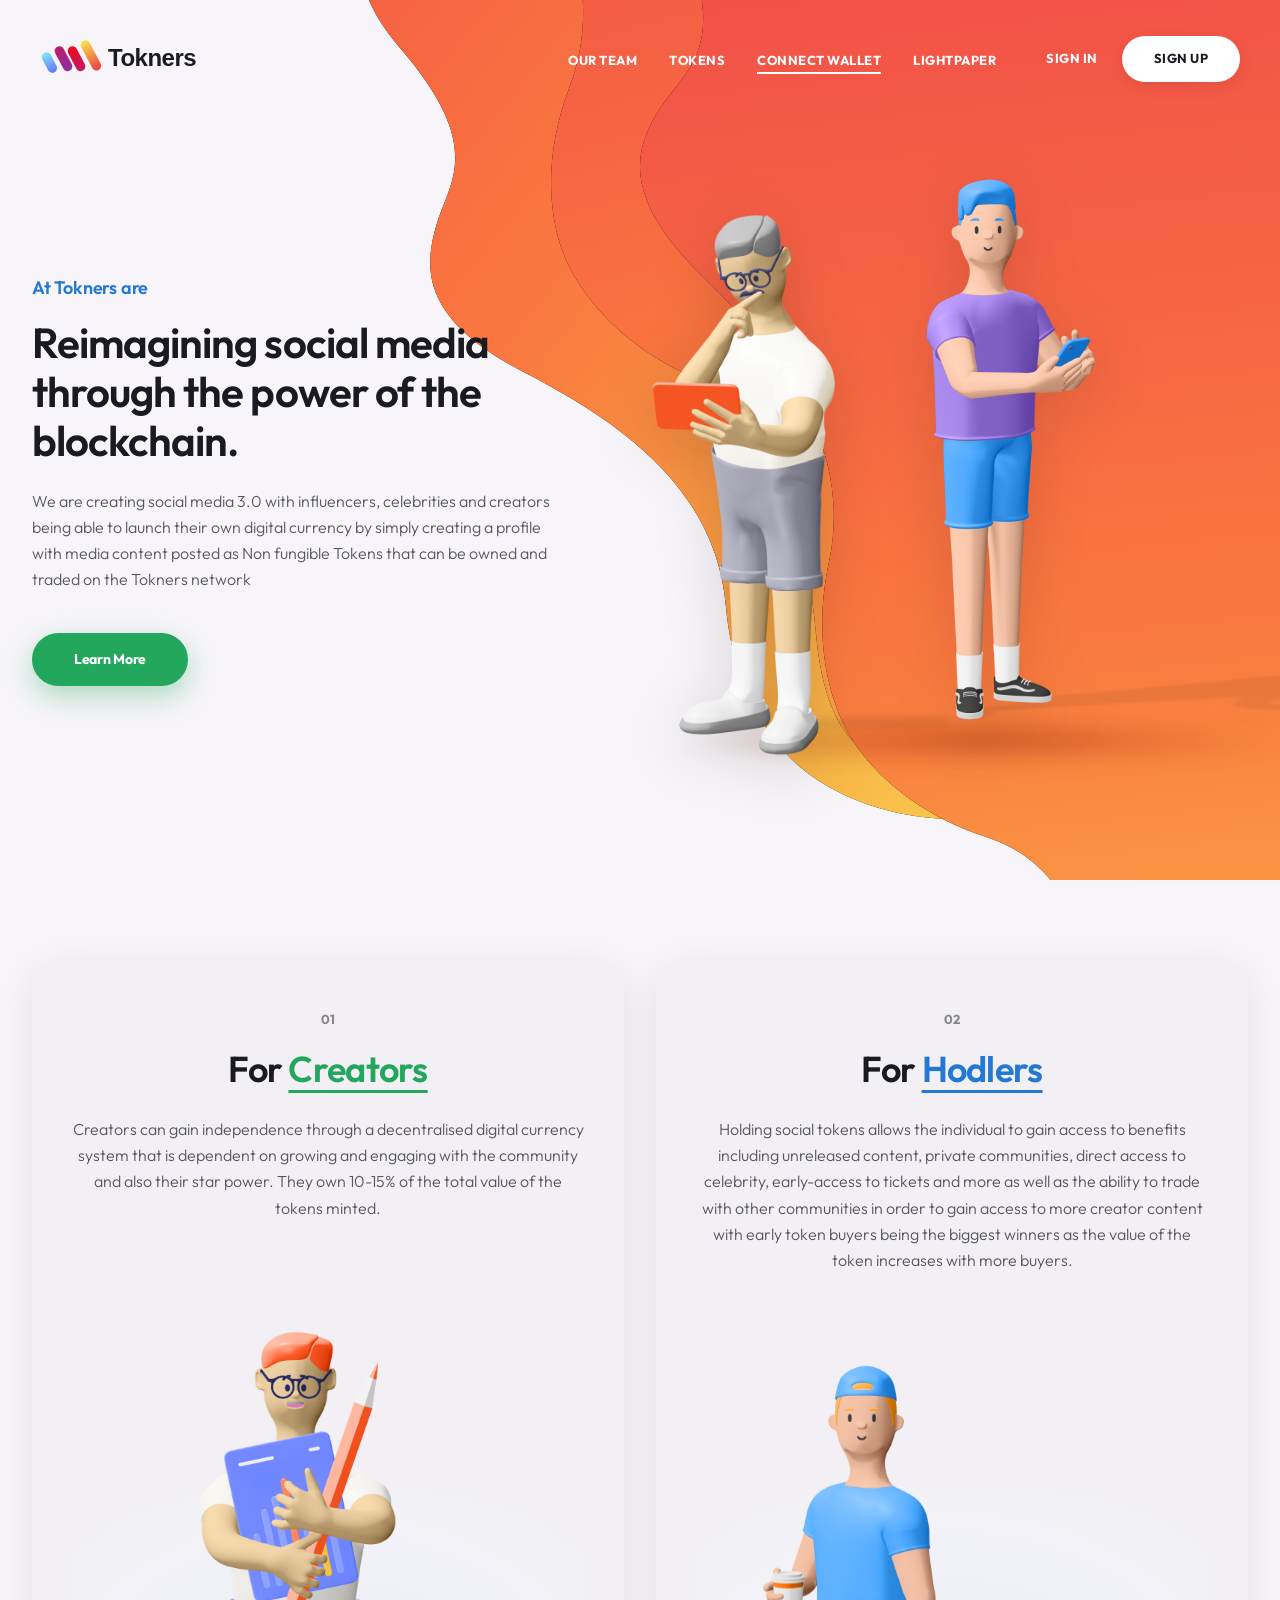
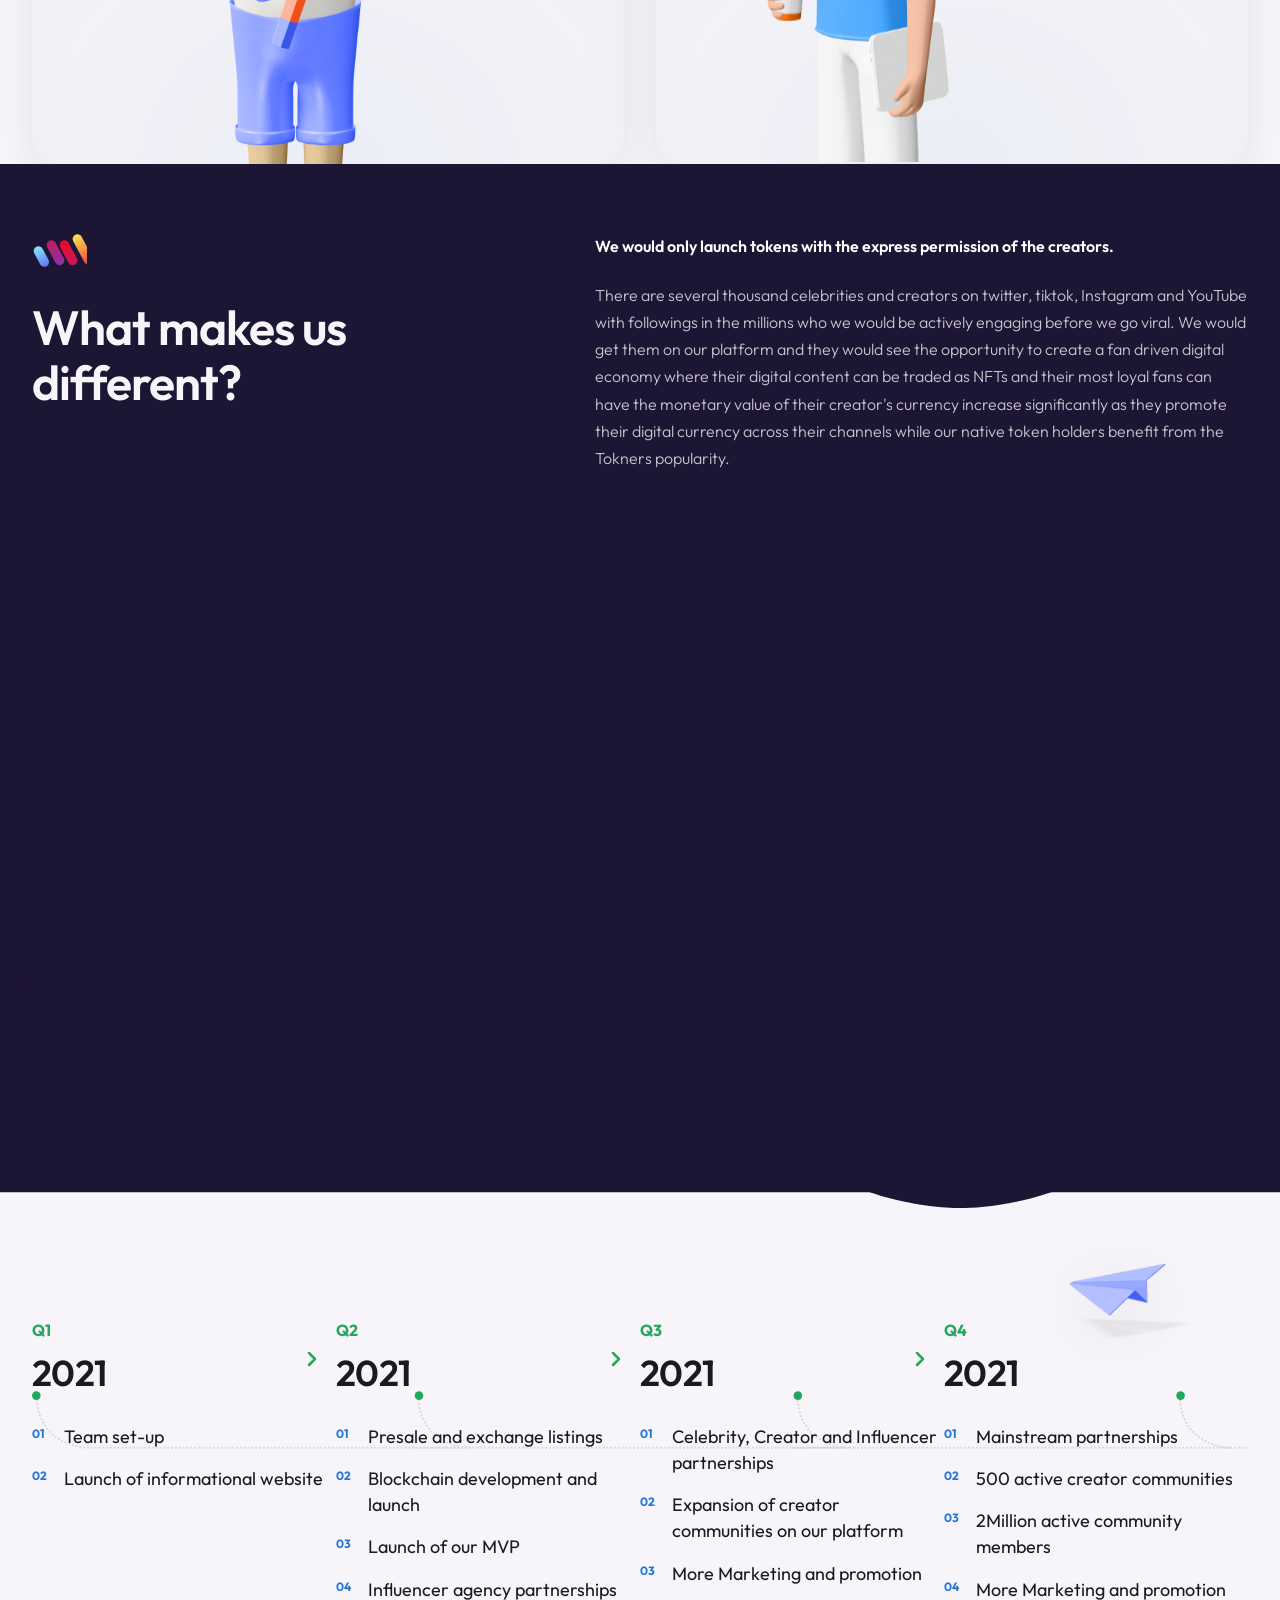
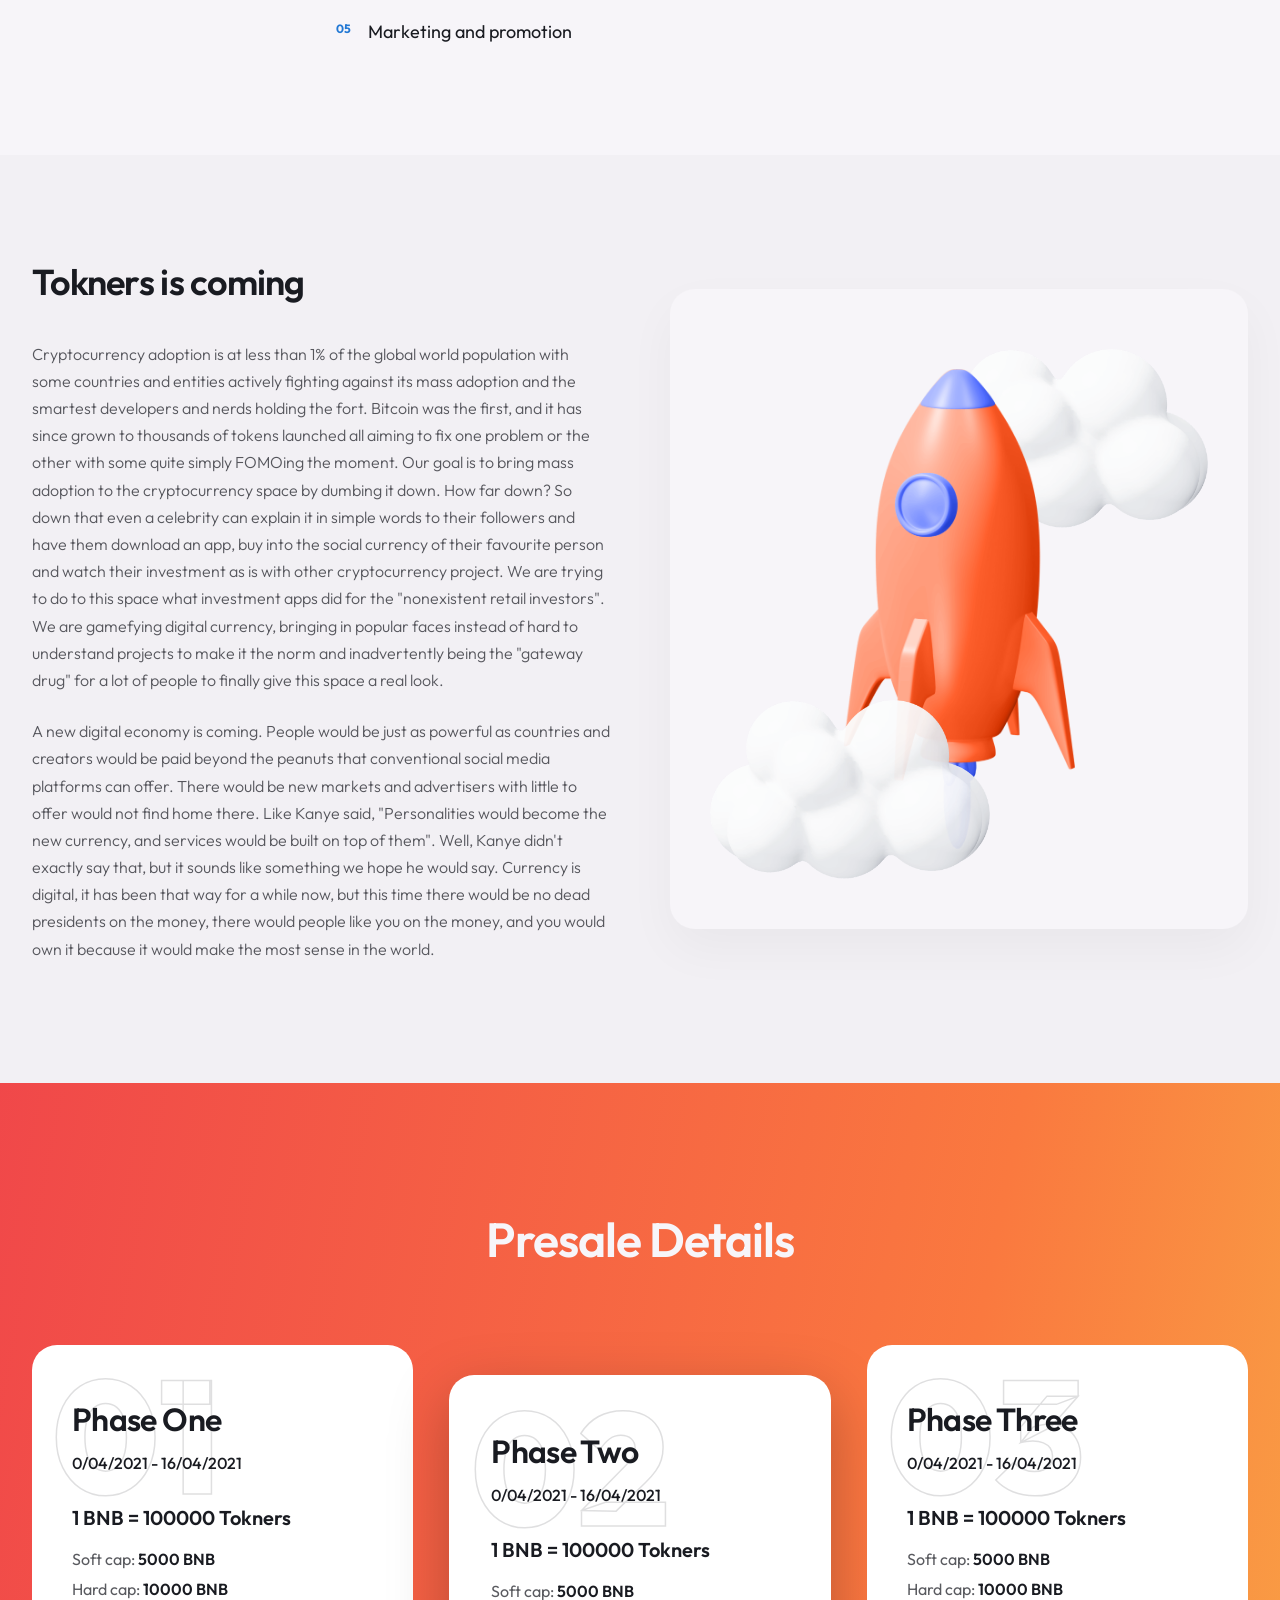
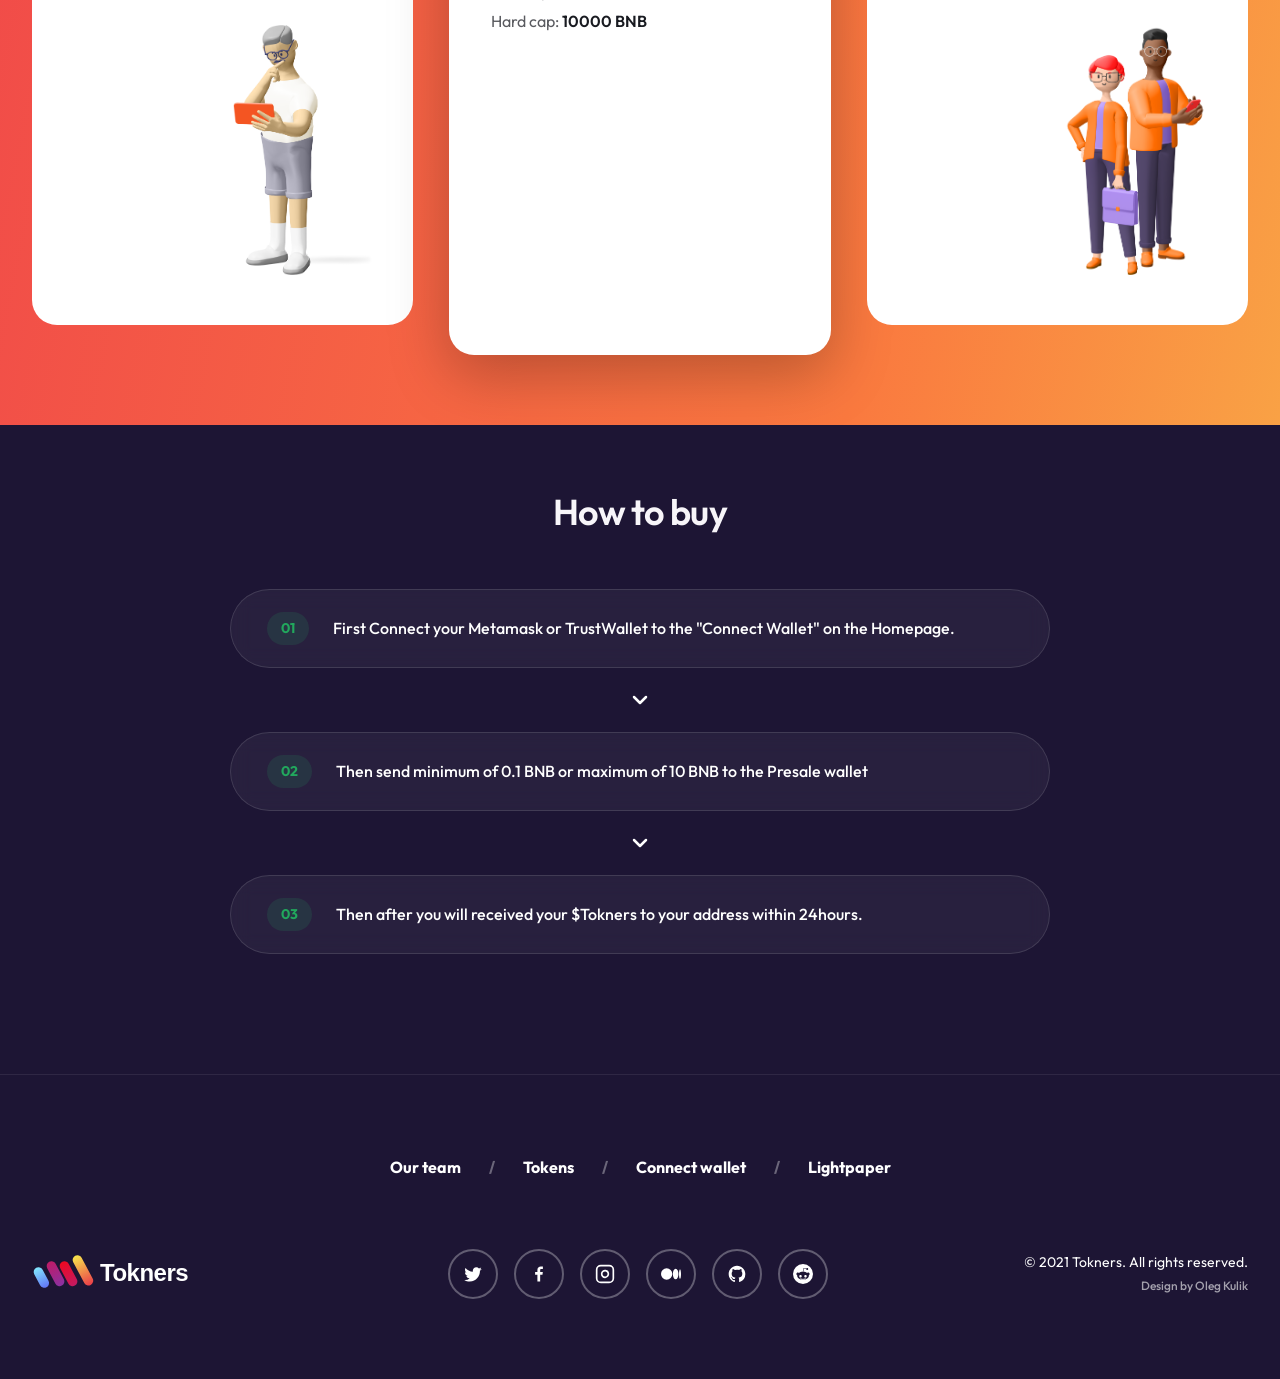
<file: index.html>
<!DOCTYPE html>
<html lang="en">
<head>
  <meta charset="UTF-8">
  <meta name="viewport" content="width=device-width, initial-scale=1.0">
  <title>Tokners — Reimagining social media through the power of the blockchain</title>
  <meta name="description" content="Tokners is social media 3.0 empowering creators, influencers, and celebrities to launch their own digital tokens and fan economy on the blockchain.">
  <link rel="icon" type="image/svg+xml" href="assets/logo-icon.svg">
  
  <!-- Google Fonts: Outfit & Plus Jakarta Sans -->
  <link rel="preconnect" href="https://fonts.googleapis.com">
  <link rel="preconnect" href="https://fonts.gstatic.com" crossorigin>
  <link href="https://fonts.googleapis.com/css2?family=Outfit:wght@300;400;500;600;700;800;900&family=Plus+Jakarta+Sans:wght@300;400;500;600;700;800&display=swap" rel="stylesheet">
  
  <!-- Main Stylesheet -->
  <link rel="stylesheet" href="style.css">
</head>
<body>

  <!-- ==================== HEADER & NAVBAR ==================== -->
  <header class="site-header" id="header">
    <div class="header-container">
      <a href="#" class="logo-link" aria-label="Tokners Home">
        <img src="assets/logo.svg" alt="Tokners" class="logo-img" width="220" height="40">
      </a>

      <nav class="main-nav" id="mainNav" aria-label="Main Navigation">
        <ul class="nav-links">
          <li><a href="#team" class="nav-link">OUR TEAM</a></li>
          <li><a href="#tokens" class="nav-link">TOKENS</a></li>
          <li><a href="#presale" class="nav-link active">CONNECT WALLET</a></li>
          <li><a href="#lightpaper" class="nav-link">LIGHTPAPER</a></li>
        </ul>
      </nav>

      <div class="header-actions">
        <a href="#signin" class="btn-signin">SIGN IN</a>
        <a href="#signup" class="btn-signup">SIGN UP</a>
        <button class="mobile-menu-btn" id="mobileMenuBtn" aria-label="Toggle navigation menu">
          <span></span>
          <span></span>
          <span></span>
        </button>
      </div>
    </div>
  </header>

  <main>
    <!-- ==================== HERO SECTION ==================== -->
    <section class="hero-section" id="hero">
      <!-- Multi-layered Orange Fluid Wave Backdrop -->
      <div class="hero-waves-container" aria-hidden="true">
        <img src="assets/hero-layer-3.svg" class="hero-wave-layer layer-3" alt="">
        <img src="assets/hero-layer-2.svg" class="hero-wave-layer layer-2" alt="">
        <img src="assets/hero-layer-1.svg" class="hero-wave-layer layer-1" alt="">
      </div>

      <div class="container hero-container">
        <div class="hero-content">
          <span class="hero-tagline">At Tokners are</span>
          <h1 class="hero-title">Reimagining social media through the power of the blockchain.</h1>
          <p class="hero-desc">
            We are creating social media 3.0 with influencers, celebrities and creators being able to launch their own digital currency by simply creating a profile with media content posted as Non fungible Tokens that can be owned and traded on the Tokners network
          </p>
          <div class="hero-cta">
            <a href="#about" class="btn-primary">Learn More</a>
          </div>
        </div>

        <div class="hero-visual">
          <div class="hero-visual-wrapper">
            <div class="hero-ground-shadow"></div>
            <img src="assets/hero-guy.png" alt="Community member with phone" class="hero-guy-img">
            <img src="assets/hero-creator.png" alt="Creator with tablet" class="hero-creator-img">
          </div>
        </div>
      </div>
    </section>

    <!-- ==================== AUDIENCE CARDS & WHAT MAKES US DIFFERENT ==================== -->
    <div class="audience-different-wrapper">
      <!-- Top wave framing cards: purple-1.svg -->
      <div class="purple-wave-top-layer" aria-hidden="true">
        <img src="assets/purple-1.svg" alt="" class="purple-1-svg">
      </div>

      <!-- Audience Cards (Creators & Hodlers) -->
      <section class="audience-section" id="about">
        <div class="container audience-container">
          <div class="audience-grid">
            <!-- Card 01: For Creators -->
            <div class="audience-card creator-card">
              <div class="card-header">
                <span class="card-num">01</span>
                <h2 class="card-title">For <span class="creator-accent">Creators</span></h2>
              </div>
              <p class="card-text">
                Creators can gain independence through a decentralised digital currency system that is dependent on growing and engaging with the community and also their star power. They own 10-15% of the total value of the tokens minted.
              </p>
              <div class="card-visual creator-visual">
                <img src="assets/card-1.png" alt="For Creators" class="card-art-img creator-art">
              </div>
            </div>

            <!-- Card 02: For Hodlers -->
            <div class="audience-card hodler-card">
              <div class="card-header">
                <span class="card-num">02</span>
                <h2 class="card-title">For <span class="hodler-accent">Hodlers</span></h2>
              </div>
              <p class="card-text">
                Holding social tokens allows the individual to gain access to benefits including unreleased content, private communities, direct access to celebrity, early-access to tickets and more as well as the ability to trade with other communities in order to gain access to more creator content with early token buyers being the biggest winners as the value of the token increases with more buyers.
              </p>
              <div class="card-visual hodler-visual">
                <img src="assets/card-2.svg" alt="For Hodlers" class="card-art-img hodler-art">
              </div>
            </div>
          </div>
        </div>
      </section>

      <!-- What Makes Us Different -->
      <section class="different-section" id="different">
        <div class="container different-container">
          <div class="different-left">
            <div class="different-logo-icon">
              <img src="assets/logo-icon.svg" alt="Tokners icon" width="55" height="36">
            </div>
            <h2 class="different-title">What makes us different?</h2>
          </div>

          <div class="different-right">
            <h3 class="different-subtitle">We would only launch tokens with the express permission of the creators.</h3>
            <p class="different-desc">
              There are several thousand celebrities and creators on twitter, tiktok, Instagram and YouTube with followings in the millions who we would be actively engaging before we go viral. We would get them on our platform and they would see the opportunity to create a fan driven digital economy where their digital content can be traded as NFTs and their most loyal fans can have the monetary value of their creator's currency increase significantly as they promote their digital currency across their channels while our native token holders benefit from the Tokners popularity.
            </p>
          </div>
        </div>
      </section>

      <!-- Bottom scalloped wave divider: purple-2.svg -->
      <div class="purple-wave-bottom-layer" aria-hidden="true">
        <img src="assets/purple-2.svg" alt="" class="purple-2-svg">
      </div>
    </div>

    <!-- ==================== ROADMAP SECTION ==================== -->
    <section class="roadmap-section" id="roadmap">
      <div class="container roadmap-container">
        <!-- Floating paper plane asset -->
        <div class="paper-plane-wrapper">
          <img src="assets/paper-plane.png" alt="Origami paper plane" class="paper-plane-img">
        </div>

        <!-- Quarters headers and timeline line -->
        <div class="roadmap-timeline">
          <!-- Timeline SVG Track from Figma -->
          <img src="assets/time-line.svg" alt="" class="timeline-svg-track" aria-hidden="true">

          <!-- Q1 Column -->
          <div class="roadmap-col">
            <div class="quarter-header">
              <div class="quarter-tag">
                <span class="q-name">Q1</span>
                <span class="q-year">2021</span>
              </div>
              <div class="quarter-chevron">
                <svg width="24" height="24" viewBox="0 0 24 24" fill="none">
                  <path d="M9 18L15 12L9 6" stroke="#22A75D" stroke-width="2.5" stroke-linecap="round" stroke-linejoin="round"/>
                </svg>
              </div>
            </div>
            <div class="timeline-dot"></div>
            <ul class="quarter-items">
              <li>
                <span class="item-num">01</span>
                <span class="item-text">Team set-up</span>
              </li>
              <li>
                <span class="item-num">02</span>
                <span class="item-text">Launch of informational website</span>
              </li>
            </ul>
          </div>

          <!-- Q2 Column -->
          <div class="roadmap-col">
            <div class="quarter-header">
              <div class="quarter-tag">
                <span class="q-name">Q2</span>
                <span class="q-year">2021</span>
              </div>
              <div class="quarter-chevron">
                <svg width="24" height="24" viewBox="0 0 24 24" fill="none">
                  <path d="M9 18L15 12L9 6" stroke="#22A75D" stroke-width="2.5" stroke-linecap="round" stroke-linejoin="round"/>
                </svg>
              </div>
            </div>
            <div class="timeline-dot"></div>
            <ul class="quarter-items">
              <li>
                <span class="item-num">01</span>
                <span class="item-text">Presale and exchange listings</span>
              </li>
              <li>
                <span class="item-num">02</span>
                <span class="item-text">Blockchain development and launch</span>
              </li>
              <li>
                <span class="item-num">03</span>
                <span class="item-text">Launch of our MVP</span>
              </li>
              <li>
                <span class="item-num">04</span>
                <span class="item-text">Influencer agency partnerships</span>
              </li>
              <li>
                <span class="item-num">05</span>
                <span class="item-text">Marketing and promotion</span>
              </li>
            </ul>
          </div>

          <!-- Q3 Column -->
          <div class="roadmap-col">
            <div class="quarter-header">
              <div class="quarter-tag">
                <span class="q-name">Q3</span>
                <span class="q-year">2021</span>
              </div>
              <div class="quarter-chevron">
                <svg width="24" height="24" viewBox="0 0 24 24" fill="none">
                  <path d="M9 18L15 12L9 6" stroke="#22A75D" stroke-width="2.5" stroke-linecap="round" stroke-linejoin="round"/>
                </svg>
              </div>
            </div>
            <div class="timeline-dot"></div>
            <ul class="quarter-items">
              <li>
                <span class="item-num">01</span>
                <span class="item-text">Celebrity, Creator and Influencer partnerships</span>
              </li>
              <li>
                <span class="item-num">02</span>
                <span class="item-text">Expansion of creator communities on our platform</span>
              </li>
              <li>
                <span class="item-num">03</span>
                <span class="item-text">More Marketing and promotion</span>
              </li>
            </ul>
          </div>

          <!-- Q4 Column -->
          <div class="roadmap-col">
            <div class="quarter-header">
              <div class="quarter-tag">
                <span class="q-name">Q4</span>
                <span class="q-year">2021</span>
              </div>
            </div>
            <div class="timeline-dot"></div>
            <ul class="quarter-items">
              <li>
                <span class="item-num">01</span>
                <span class="item-text">Mainstream partnerships</span>
              </li>
              <li>
                <span class="item-num">02</span>
                <span class="item-text">500 active creator communities</span>
              </li>
              <li>
                <span class="item-num">03</span>
                <span class="item-text">2Million active community members</span>
              </li>
              <li>
                <span class="item-num">04</span>
                <span class="item-text">More Marketing and promotion</span>
              </li>
            </ul>
          </div>
        </div>
      </div>
    </section>

    <!-- ==================== TOKNERS IS COMING SECTION ==================== -->
    <section class="coming-section" id="tokens">
      <div class="container coming-container">
        <div class="coming-left">
          <h2 class="coming-title">Tokners is coming</h2>
          <div class="coming-paragraphs">
            <p>
              Cryptocurrency adoption is at less than 1% of the global world population with some countries and entities actively fighting against its mass adoption and the smartest developers and nerds holding the fort. Bitcoin was the first, and it has since grown to thousands of tokens launched all aiming to fix one problem or the other with some quite simply FOMOing the moment. Our goal is to bring mass adoption to the cryptocurrency space by dumbing it down. How far down? So down that even a celebrity can explain it in simple words to their followers and have them download an app, buy into the social currency of their favourite person and watch their investment as is with other cryptocurrency project. We are trying to do to this space what investment apps did for the "nonexistent retail investors". We are gamefying digital currency, bringing in popular faces instead of hard to understand projects to make it the norm and inadvertently being the "gateway drug" for a lot of people to finally give this space a real look.
            </p>
            <p>
              A new digital economy is coming. People would be just as powerful as countries and creators would be paid beyond the peanuts that conventional social media platforms can offer. There would be new markets and advertisers with little to offer would not find home there. Like Kanye said, "Personalities would become the new currency, and services would be built on top of them". Well, Kanye didn't exactly say that, but it sounds like something we hope he would say. Currency is digital, it has been that way for a while now, but this time there would be no dead presidents on the money, there would people like you on the money, and you would own it because it would make the most sense in the world.
            </p>
          </div>
        </div>

        <div class="coming-right">
          <div class="coming-card">
            <img src="assets/cloud.png" alt="3D cloud" class="cloud-img cloud-top">
            <img src="assets/rocket.png" alt="Launching rocket" class="rocket-img">
            <img src="assets/cloud.png" alt="3D cloud" class="cloud-img cloud-bottom">
          </div>
        </div>
      </div>
    </section>

    <!-- ==================== PRESALE DETAILS SECTION ==================== -->
    <section class="presale-section" id="presale">
      <!-- Background SVG from Figma: second card section background.svg -->
      <div class="presale-bg-wrapper" aria-hidden="true">
        <img src="assets/second-card-section-background.svg" alt="" class="presale-bg-svg">
      </div>

      <div class="presale-content-wrapper">
        <div class="container">
          <h2 class="presale-title">Presale Details</h2>

          <div class="presale-cards-grid">
            <!-- Phase One Card -->
            <div class="presale-card card-phase-1">
              <div class="card-watermark">01</div>
              <div class="presale-card-inner">
                <h3 class="phase-heading">Phase One</h3>
                <div class="phase-date">0/04/2021 - 16/04/2021</div>
                <div class="phase-rate">1 BNB = 100000 Tokners</div>
                <div class="phase-caps">
                  <div class="cap-item">Soft cap: <strong>5000 BNB</strong></div>
                  <div class="cap-item">Hard cap: <strong>10000 BNB</strong></div>
                </div>
              </div>
              <div class="presale-card-visual visual-creator">
                <img src="assets/presale-creator.png" alt="Creator with tablet" class="presale-character-img">
              </div>
            </div>

            <!-- Phase Two Card (Prominent / Elevated) -->
            <div class="presale-card card-phase-2 featured-card">
              <div class="card-watermark">02</div>
              <div class="presale-card-inner">
                <h3 class="phase-heading">Phase Two</h3>
                <div class="phase-date">0/04/2021 - 16/04/2021</div>
                <div class="phase-rate">1 BNB = 100000 Tokners</div>
                <div class="phase-caps">
                  <div class="cap-item">Soft cap: <strong>5000 BNB</strong></div>
                  <div class="cap-item">Hard cap: <strong>10000 BNB</strong></div>
                </div>
              </div>
            </div>

            <!-- Phase Three Card -->
            <div class="presale-card card-phase-3">
              <div class="card-watermark">03</div>
              <div class="presale-card-inner">
                <h3 class="phase-heading">Phase Three</h3>
                <div class="phase-date">0/04/2021 - 16/04/2021</div>
                <div class="phase-rate">1 BNB = 100000 Tokners</div>
                <div class="phase-caps">
                  <div class="cap-item">Soft cap: <strong>5000 BNB</strong></div>
                  <div class="cap-item">Hard cap: <strong>10000 BNB</strong></div>
                </div>
              </div>
              <div class="presale-card-visual visual-duo">
                <img src="assets/presale-duo.png" alt="Business duo" class="presale-duo-img">
              </div>
            </div>
          </div>
        </div>
      </div>
    </section>

    <!-- ==================== HOW TO BUY SECTION ==================== -->
    <section class="how-to-buy-section" id="howtobuy">
      <div class="container how-container">
        <h2 class="how-title">How to buy</h2>

        <div class="how-steps-flow">
          <!-- Step 1 -->
          <div class="how-step-card">
            <span class="step-num">01</span>
            <p class="step-desc">
              First Connect your Metamask or TrustWallet to the "Connect Wallet" on the Homepage.
            </p>
          </div>

          <!-- Chevron Down Indicator -->
          <div class="step-arrow">
            <svg width="24" height="24" viewBox="0 0 24 24" fill="none">
              <path d="M6 9L12 15L18 9" stroke="#FFFFFF" stroke-width="2.5" stroke-linecap="round" stroke-linejoin="round"/>
            </svg>
          </div>

          <!-- Step 2 -->
          <div class="how-step-card">
            <span class="step-num">02</span>
            <p class="step-desc">
              Then send minimum of 0.1 BNB or maximum of 10 BNB to the Presale wallet
            </p>
          </div>

          <!-- Chevron Down Indicator -->
          <div class="step-arrow">
            <svg width="24" height="24" viewBox="0 0 24 24" fill="none">
              <path d="M6 9L12 15L18 9" stroke="#FFFFFF" stroke-width="2.5" stroke-linecap="round" stroke-linejoin="round"/>
            </svg>
          </div>

          <!-- Step 3 -->
          <div class="how-step-card">
            <span class="step-num">03</span>
            <p class="step-desc">
              Then after you will received your $Tokners to your address within 24hours.
            </p>
          </div>
        </div>
      </div>
    </section>
  </main>

  <!-- ==================== FOOTER ==================== -->
  <footer class="site-footer" id="team">
    <div class="container footer-container">
      <!-- Navigation row with slash separators -->
      <nav class="footer-nav" aria-label="Footer Navigation">
        <a href="#team">Our team</a>
        <span class="nav-slash">/</span>
        <a href="#tokens">Tokens</a>
        <span class="nav-slash">/</span>
        <a href="#presale">Connect wallet</a>
        <span class="nav-slash">/</span>
        <a href="#lightpaper">Lightpaper</a>
      </nav>

      <!-- Bottom row: Logo, Social links, Copyright -->
      <div class="footer-bottom-row">
        <!-- Logo -->
        <div class="footer-logo">
          <a href="#" aria-label="Tokners Home">
            <img src="assets/logo-white.svg" alt="Tokners" width="220" height="40">
          </a>
        </div>

        <!-- Social Media Icons in 50px circles -->
        <div class="footer-socials">
          <!-- Twitter -->
          <a href="https://twitter.com" class="social-circle" target="_blank" rel="noopener noreferrer" aria-label="Twitter">
            <svg width="20" height="20" viewBox="0 0 24 24" fill="currentColor">
              <path d="M22.46 6c-.77.35-1.6.58-2.46.69.88-.53 1.56-1.37 1.88-2.38-.83.5-1.75.85-2.72 1.05C18.37 4.5 17.26 4 16 4c-2.35 0-4.27 1.92-4.27 4.29 0 .34.04.67.11.98C8.28 9.09 5.11 7.38 3 4.79c-.37.63-.58 1.37-.58 2.15 0 1.49.75 2.81 1.91 3.56-.71 0-1.37-.2-1.95-.5v.05c0 2.08 1.48 3.82 3.44 4.21a4.22 4.22 0 0 1-1.93.07 4.28 4.28 0 0 0 4 2.98 8.521 8.521 0 0 1-5.33 1.84c-.34 0-.68-.02-1.02-.06C3.44 20.29 5.7 21 8.12 21 16 21 20.33 14.46 20.33 8.79c0-.19 0-.37-.01-.56.84-.6 1.56-1.36 2.14-2.23z"/>
            </svg>
          </a>
          <!-- Facebook -->
          <a href="https://facebook.com" class="social-circle" target="_blank" rel="noopener noreferrer" aria-label="Facebook">
            <svg width="20" height="20" viewBox="0 0 24 24" fill="currentColor">
              <path d="M13.397 20.997v-8.196h2.765l.411-3.209h-3.176V7.548c0-.926.258-1.56 1.587-1.56h1.684V3.127A22.336 22.336 0 0 0 14.201 3c-2.444 0-4.122 1.492-4.122 4.231v2.355H7.332v3.209h2.753v8.202h3.312z"/>
            </svg>
          </a>
          <!-- Instagram -->
          <a href="https://instagram.com" class="social-circle" target="_blank" rel="noopener noreferrer" aria-label="Instagram">
            <svg width="20" height="20" viewBox="0 0 24 24" fill="none" stroke="currentColor" stroke-width="2">
              <rect x="2" y="2" width="20" height="20" rx="5" ry="5"></rect>
              <path d="M16 11.37A4 4 0 1 1 12.63 8 4 4 0 0 1 16 11.37z"></path>
              <line x1="17.5" y1="6.5" x2="17.51" y2="6.5"></line>
            </svg>
          </a>
          <!-- Medium -->
          <a href="https://medium.com" class="social-circle" target="_blank" rel="noopener noreferrer" aria-label="Medium">
            <svg width="20" height="20" viewBox="0 0 24 24" fill="currentColor">
              <path d="M13.54 12a6.8 6.8 0 0 1-6.77 6.82A6.8 6.8 0 0 1 0 12a6.8 6.8 0 0 1 6.77-6.82A6.8 6.8 0 0 1 13.54 12zM20.96 12c0 3.54-1.51 6.42-3.38 6.42-1.87 0-3.39-2.88-3.39-6.42s1.52-6.42 3.39-6.42 3.38 2.88 3.38 6.42M24 12c0 3.17-.53 5.75-1.19 5.75-.66 0-1.19-2.58-1.19-5.75s.53-5.75 1.19-5.75C23.47 6.25 24 8.83 24 12z"/>
            </svg>
          </a>
          <!-- GitHub -->
          <a href="https://github.com" class="social-circle" target="_blank" rel="noopener noreferrer" aria-label="GitHub">
            <svg width="20" height="20" viewBox="0 0 24 24" fill="currentColor">
              <path d="M12 2C6.477 2 2 6.484 2 12.017c0 4.425 2.865 8.18 6.839 9.504.5.092.682-.217.682-.483 0-.237-.008-.868-.013-1.703-2.782.605-3.369-1.343-3.369-1.343-.454-1.158-1.11-1.466-1.11-1.466-.908-.62.069-.608.069-.608 1.003.07 1.53 1.032 1.53 1.032.892 1.53 2.341 1.088 2.91.832.092-.647.35-1.088.636-1.338-2.22-.253-4.555-1.113-4.555-4.951 0-1.093.39-1.988 1.029-2.688-.103-.253-.446-1.272.098-2.65 0 0 .84-.27 2.75 1.026A9.564 9.564 0 0 1 12 6.844c.85.004 1.705.115 2.504.337 1.909-1.296 2.747-1.027 2.747-1.027.546 1.379.202 2.398.1 2.651.64.7 1.028 1.595 1.028 2.688 0 3.848-2.339 4.695-4.566 4.943.359.309.678.92.678 1.855 0 1.338-.012 2.419-.012 2.747 0 .268.18.58.688.482A10.019 10.019 0 0 0 22 12.017C22 6.484 17.522 2 12 2z"/>
            </svg>
          </a>
          <!-- Reddit -->
          <a href="https://reddit.com" class="social-circle" target="_blank" rel="noopener noreferrer" aria-label="Reddit">
            <svg width="20" height="20" viewBox="0 0 24 24" fill="currentColor">
              <path d="M12 0A12 12 0 0 0 0 12a12 12 0 0 0 12 12 12 12 0 0 0 12-12A12 12 0 0 0 12 0zm5.01 4.744c.688 0 1.25.561 1.25 1.249a1.25 1.25 0 0 1-2.498.056l-2.597-.547-.8 3.747c1.824.07 3.48.632 4.674 1.488.308-.309.73-.491 1.207-.491.968 0 1.754.786 1.754 1.754 0 .716-.435 1.333-1.01 1.614a3.111 3.111 0 0 1 .042.52c0 2.694-3.13 4.87-7.004 4.87-3.874 0-7.004-2.176-7.004-4.87 0-.183.015-.366.043-.534A1.748 1.748 0 0 1 4.028 12c0-.968.786-1.754 1.754-1.754.463 0 .898.196 1.207.49 1.207-.883 2.878-1.43 4.744-1.487l.885-4.182a.342.342 0 0 1 .14-.197.35.35 0 0 1 .238-.042l2.906.609a1.246 1.246 0 0 1 1.108-.693zM9.01 13.085c-.83 0-1.504.674-1.504 1.504 0 .83.674 1.504 1.504 1.504.83 0 1.504-.674 1.504-1.504 0-.83-.674-1.504-1.504-1.504zm5.98 0c-.83 0-1.504.674-1.504 1.504 0 .83.674 1.504 1.504 1.504.83 0 1.504-.674 1.504-1.504 0-.83-.674-1.504-1.504-1.504zm-5.962 4.07a.267.267 0 0 0-.183.456c.866.866 2.247.925 3.155.925.908 0 2.289-.059 3.155-.925a.267.267 0 0 0-.376-.376c-.66.66-1.84.717-2.779.717-.938 0-2.119-.057-2.779-.717a.263.263 0 0 0-.193-.08z"/>
            </svg>
          </a>
        </div>

        <!-- Copyright & Designer credit -->
        <div class="footer-credits">
          <p class="copyright-text">© 2021 Tokners. All rights reserved.</p>
          <p class="designer-text">Design by Oleg Kulik</p>
        </div>
      </div>
    </div>
  </footer>

  <script src="script.js"></script>
  <script src="script2.js"></script>
</body>
</html>
</file>
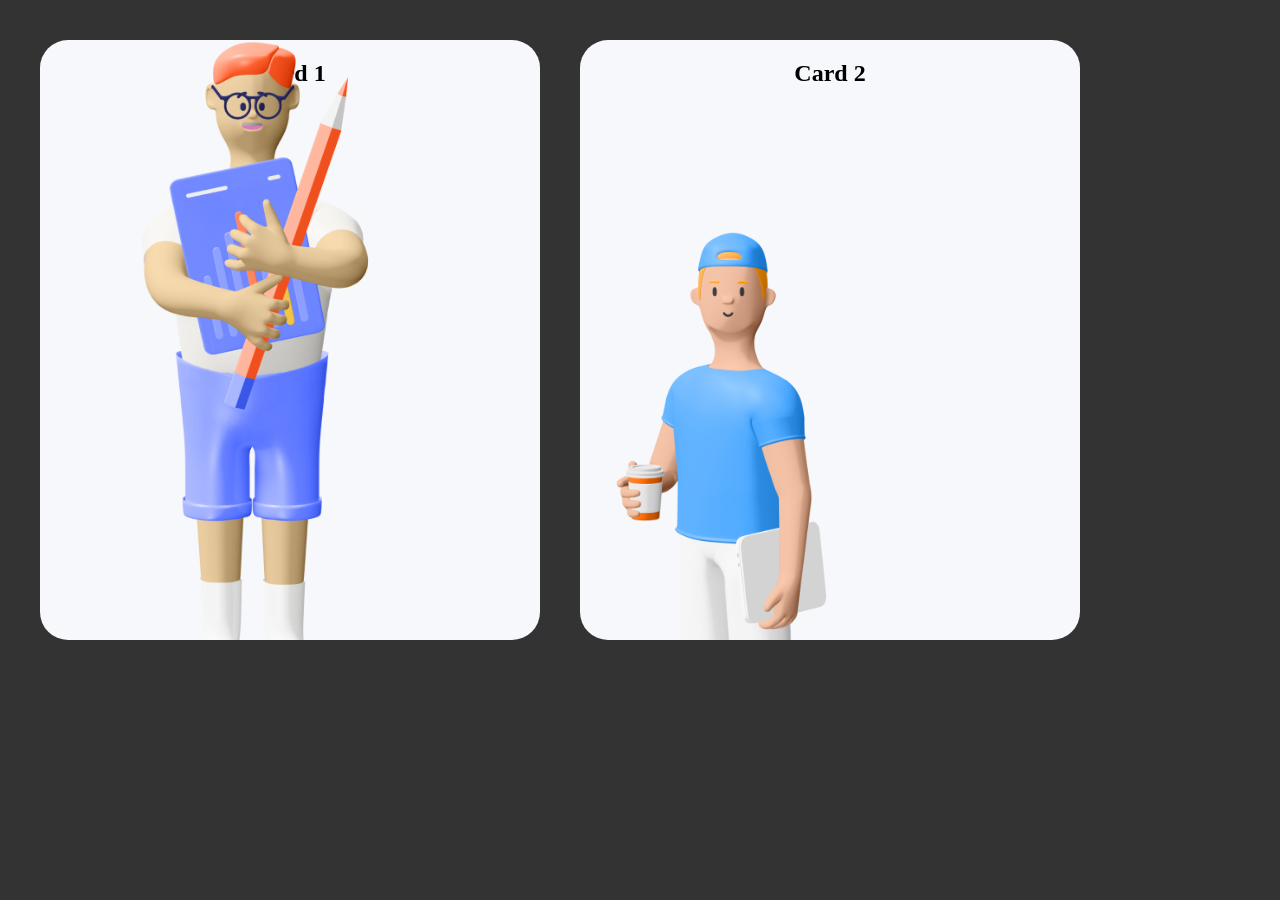
<file: scratch/test_cards.html>
<!DOCTYPE html>
<html>
<head>
  <style>
    body { background: #333; margin: 40px; }
    .card-wrap {
      display: flex;
      gap: 40px;
    }
    .box {
      width: 500px;
      height: 600px;
      background: #f7f8fc;
      border-radius: 28px;
      overflow: hidden;
      display: flex;
      flex-direction: column;
      align-items: center;
      position: relative;
    }
    .img-1 {
      width: 440px;
      position: absolute;
      bottom: -60px;
      left: 50%;
      transform: translateX(-50%);
    }
    .img-2 {
      width: 440px;
      position: absolute;
      bottom: -40px;
      left: 50%;
      transform: translateX(-50%);
    }
  </style>
</head>
<body>
  <div class="card-wrap">
    <div class="box">
      <h2>Card 1</h2>
      <img src="../assets/card-1.png" class="img-1" />
    </div>
    <div class="box">
      <h2>Card 2</h2>
      <img src="../assets/card-2.svg" class="img-2" />
    </div>
  </div>
</body>
</html>
</file>
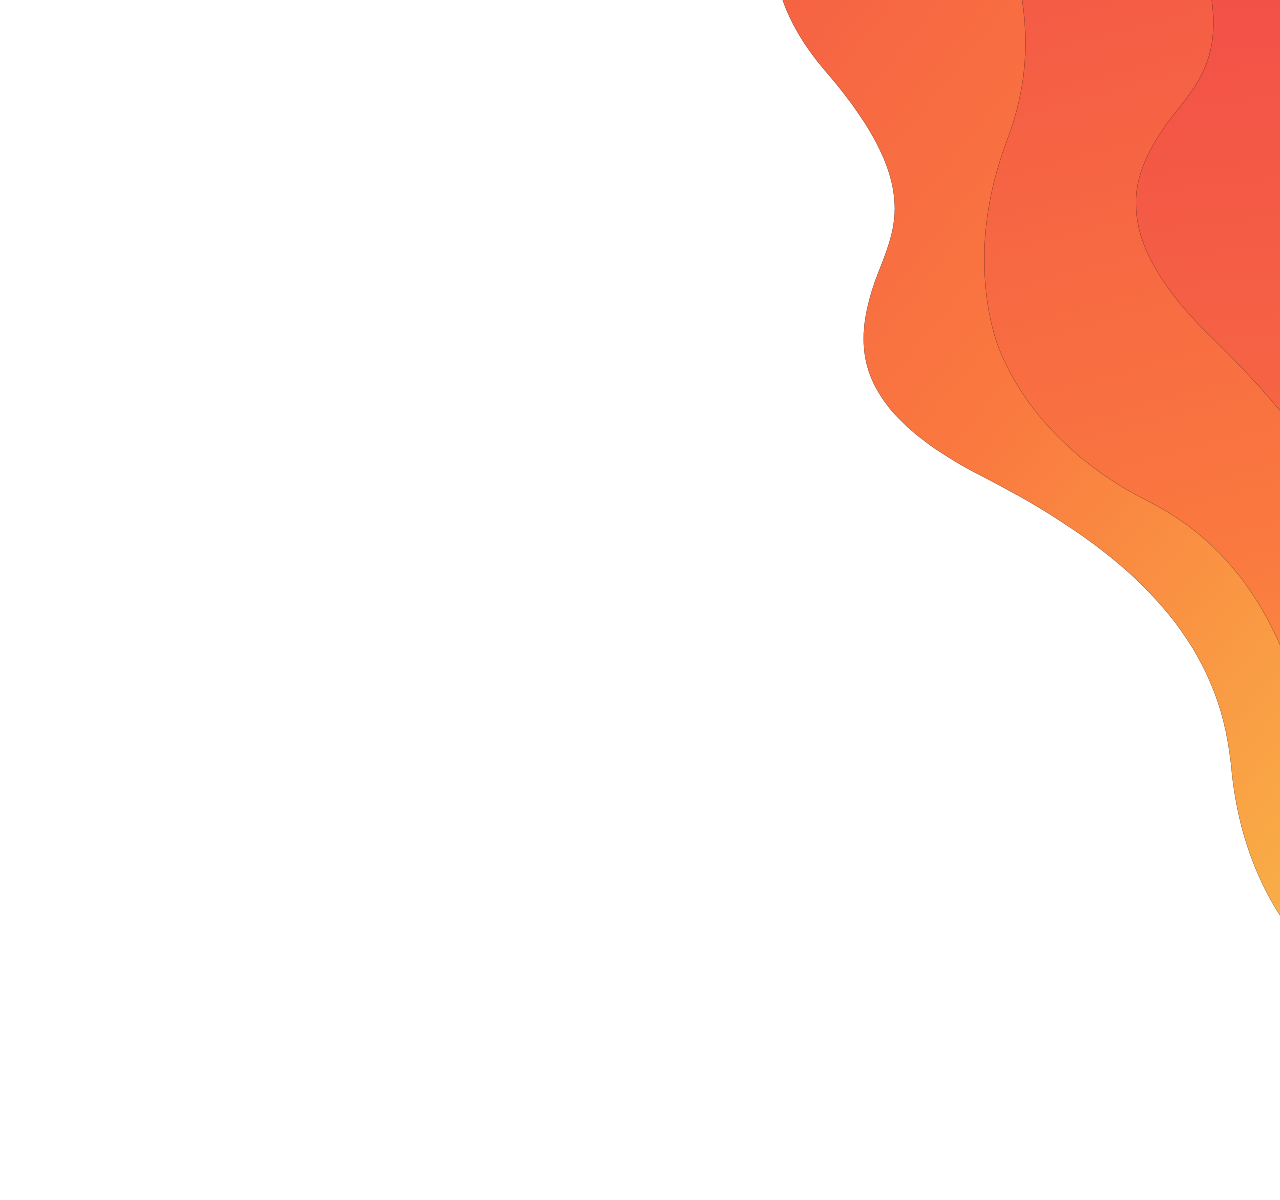
<file: scratch/test_hero_layers.html>
<!DOCTYPE html>
<html>
<head>
  <style>
    body {
      margin: 0;
      padding: 0;
      background: #f0f0f0;
      width: 1920px;
      height: 1200px;
      overflow: hidden;
      position: relative;
    }
    .frame {
      width: 1920px;
      height: 1200px;
      position: relative;
      background: #ffffff;
      overflow: hidden;
    }
    /* Let's try different positioning of hero layer 1, 2, 3 */
    .layer-3 {
      position: absolute;
      top: 0;
      right: 0;
      pointer-events: none;
      z-index: 1;
    }
    .layer-2 {
      position: absolute;
      top: 0;
      right: 0;
      pointer-events: none;
      z-index: 2;
    }
    .layer-1 {
      position: absolute;
      top: 0;
      right: 0;
      pointer-events: none;
      z-index: 3;
    }
  </style>
</head>
<body>
  <div class="frame">
    <img src="../assets/hero-layer-3.svg" class="layer-3" />
    <img src="../assets/hero-layer-2.svg" class="layer-2" />
    <img src="../assets/hero-layer-1.svg" class="layer-1" />
  </div>
</body>
</html>
</file>
<file: style.css>
/* ==========================================================================
   TOKNERS DESIGN SYSTEM & STYLESHEET
   Accurately matches Figma specifications (1920px grid, Azo Sans metrics)
   ========================================================================== */

/* --- CSS Variables & Design Tokens --- */
:root {
  --color-bg-light: #f7f5f9;
  --color-bg-card: #f2f0f4;
  --color-bg-dark: #1d1534;
  --color-card-white: #ffffff;
  
  --color-text-dark: #191b21;
  --color-text-muted: rgba(25, 27, 33, 0.72);
  --color-text-light: #ffffff;
  --color-text-light-muted: rgba(255, 255, 255, 0.75);

  --color-accent-green: #22a75d;
  --color-accent-blue: #2278d4;
  
  --gradient-warm: linear-gradient(135deg, #ed374d 0%, #fa793f 50%, #f7f651 100%);
  --gradient-warm-h: linear-gradient(90deg, #ed374d 0%, #fa793f 50%, #f7f651 100%);
  --gradient-ambient: radial-gradient(circle at 75% 20%, rgba(237, 55, 77, 0.18) 0%, rgba(250, 121, 63, 0.15) 30%, rgba(247, 246, 81, 0.12) 55%, transparent 70%);

  --font-family: 'Outfit', 'Plus Jakarta Sans', -apple-system, BlinkMacSystemFont, "Segoe UI", Roboto, sans-serif;
  
  --radius-pill: 52px;
  --radius-card: 25px;
  
  --container-max-width: 1574px;
  --transition-fast: 0.25s cubic-bezier(0.16, 1, 0.3, 1);
  --transition-smooth: 0.4s cubic-bezier(0.16, 1, 0.3, 1);
}

/* --- Global Reset & Box Sizing --- */
*, *::before, *::after {
  box-sizing: border-box;
  margin: 0;
  padding: 0;
}

html {
  font-size: 16px;
  scroll-behavior: smooth;
  -webkit-font-smoothing: antialiased;
  -moz-osx-font-smoothing: grayscale;
}

body {
  font-family: var(--font-family);
  background-color: var(--color-bg-light);
  color: var(--color-text-dark);
  line-height: 1.5;
  overflow-x: hidden;
}

img {
  max-width: 100%;
  height: auto;
  display: block;
}

a {
  text-decoration: none;
  color: inherit;
  transition: opacity var(--transition-fast), color var(--transition-fast), transform var(--transition-fast);
}

ul {
  list-style: none;
}

button {
  font-family: inherit;
  border: none;
  background: none;
  cursor: pointer;
}

/* --- Container Utility --- */
.container {
  width: 100%;
  max-width: var(--container-max-width);
  margin-left: auto;
  margin-right: auto;
  padding-left: 32px;
  padding-right: 32px;
}

/* ==========================================================================
   HEADER & NAVIGATION
   ========================================================================== */
.site-header {
  position: absolute;
  top: 0;
  left: 0;
  width: 100%;
  z-index: 100;
  padding-top: 36px;
  padding-bottom: 24px;
  transition: background-color var(--transition-fast), box-shadow var(--transition-fast);
}

.site-header.scrolled {
  position: fixed;
  background-color: rgba(247, 245, 249, 0.95);
  backdrop-filter: blur(12px);
  -webkit-backdrop-filter: blur(12px);
  padding-top: 18px;
  padding-bottom: 18px;
  box-shadow: 0 4px 20px rgba(0, 0, 0, 0.05);
}

.header-container {
  max-width: 1840px;
  margin: 0 auto;
  padding: 0 40px;
  display: flex;
  align-items: center;
  justify-content: space-between;
  position: relative;
  z-index: 10;
}

.logo-link {
  display: flex;
  align-items: center;
}

.logo-img {
  width: 220px;
  height: auto;
  display: block;
}

.main-nav {
  display: flex;
  align-items: center;
  margin-left: auto;
  margin-right: 50px;
}

.nav-links {
  display: flex;
  align-items: center;
  gap: 32px;
}

.nav-link {
  font-size: 13px;
  font-weight: 700;
  letter-spacing: 0.5px;
  text-transform: uppercase;
  color: #ffffff;
  position: relative;
  padding: 6px 0;
  transition: opacity var(--transition-fast);
}

.nav-link:hover {
  opacity: 0.85;
}

.nav-link.active {
  border-bottom: 2px solid #ffffff;
  padding-bottom: 4px;
}

.header-actions {
  display: flex;
  align-items: center;
  gap: 24px;
}

.btn-signin {
  font-size: 13px;
  font-weight: 700;
  letter-spacing: 0.5px;
  text-transform: uppercase;
  color: #ffffff;
  transition: opacity var(--transition-fast);
}

.btn-signin:hover {
  opacity: 0.85;
}

.btn-signup {
  display: inline-flex;
  align-items: center;
  justify-content: center;
  background-color: var(--color-card-white);
  color: var(--color-text-dark);
  font-size: 13px;
  font-weight: 700;
  letter-spacing: 0.5px;
  text-transform: uppercase;
  padding: 13px 32px;
  border-radius: var(--radius-pill);
  box-shadow: 0 4px 16px rgba(0, 0, 0, 0.08);
  transition: transform var(--transition-fast), box-shadow var(--transition-fast);
}

.btn-signup:hover {
  transform: translateY(-2px);
  box-shadow: 0 8px 24px rgba(0, 0, 0, 0.15);
}

.mobile-menu-btn {
  display: none;
  flex-direction: column;
  justify-content: space-between;
  width: 26px;
  height: 20px;
  z-index: 101;
}

.mobile-menu-btn span {
  display: block;
  width: 100%;
  height: 2.5px;
  background-color: var(--color-text-dark);
  border-radius: 2px;
  transition: transform var(--transition-fast), opacity var(--transition-fast);
}

/* ==========================================================================
   HERO SECTION
   ========================================================================== */
.hero-section {
  position: relative;
  padding-top: 180px;
  padding-bottom: 100px;
  overflow: hidden;
  background-color: var(--color-bg-light);
}

/* Multi-layered Orange Fluid Wave Background */
.hero-waves-container {
  position: absolute;
  top: 0;
  right: 0;
  width: 100%;
  height: 140%;
  overflow: visible;
  pointer-events: none;
  z-index: 0;
}

.hero-wave-layer {
  position: absolute;
  top: 0;
  right: 0;
  pointer-events: none;
}

.hero-wave-layer.layer-3 {
  width: 1380px;
  max-width: 72vw;
  height: auto;
  top: -10px;
  right: 0;
  z-index: 1;
}

.hero-wave-layer.layer-2 {
  width: 1250px;
  max-width: 65vw;
  height: auto;
  top: -20px;
  right: 0;
  z-index: 2;
}

.hero-wave-layer.layer-1 {
  width: 960px;
  max-width: 50vw;
  height: auto;
  top: 0;
  right: 0;
  z-index: 3;
}

.hero-container {
  position: relative;
  z-index: 4;
  display: grid;
  grid-template-columns: 1fr 1.2fr;
  align-items: center;
  gap: 30px;
}

.hero-content {
  max-width: 620px;
}

.hero-tagline {
  display: inline-block;
  font-size: 18px;
  font-weight: 600;
  color: var(--color-accent-blue);
  margin-bottom: 18px;
  letter-spacing: -0.2px;
}

.hero-title {
  font-size: 48px;
  font-weight: 600;
  line-height: 1.16;
  letter-spacing: -0.96px;
  color: var(--color-text-dark);
  margin-bottom: 24px;
}

.hero-desc {
  font-size: 16px;
  font-weight: 300;
  line-height: 1.62;
  color: var(--color-text-muted);
  margin-bottom: 40px;
  max-width: 530px;
}

.hero-cta {
  display: flex;
  align-items: center;
}

.btn-primary {
  display: inline-flex;
  align-items: center;
  justify-content: center;
  background-color: var(--color-accent-green);
  color: var(--color-text-light);
  font-size: 14px;
  font-weight: 700;
  letter-spacing: -0.28px;
  padding: 16px 42px;
  border-radius: var(--radius-pill);
  box-shadow: 0 10px 28px rgba(34, 167, 93, 0.35);
  transition: transform var(--transition-fast), box-shadow var(--transition-fast), background-color var(--transition-fast);
}

.btn-primary:hover {
  transform: translateY(-2px);
  background-color: #1f9954;
  box-shadow: 0 14px 34px rgba(34, 167, 93, 0.45);
}

.hero-visual {
  position: relative;
  display: flex;
  justify-content: flex-end;
  align-items: flex-end;
}

.hero-visual-wrapper {
  position: relative;
  width: 100%;
  max-width: 840px;
  height: 720px;
  display: flex;
  align-items: flex-end;
  justify-content: center;
  z-index: 5;
}

.hero-ground-shadow {
  position: absolute;
  bottom: 20px;
  left: 90px;
  width: 580px;
  height: 38px;
  background: radial-gradient(ellipse at center, rgba(140, 30, 5, 0.45) 0%, rgba(180, 50, 10, 0.18) 50%, transparent 75%);
  filter: blur(10px);
  z-index: 1;
}

.hero-creator-img {
  position: absolute;
  left: 50px;
  bottom: 25px;
  height: 620px;
  width: auto;
  object-fit: contain;
  filter: drop-shadow(0 15px 30px rgba(0, 0, 0, 0.14));
  z-index: 3;
  transition: transform var(--transition-smooth);
}

.hero-guy-img {
  position: absolute;
  left: 290px;
  bottom: 45px;
  height: 640px;
  width: auto;
  object-fit: contain;
  filter: drop-shadow(0 15px 30px rgba(0, 0, 0, 0.12));
  z-index: 2;
  transition: transform var(--transition-smooth);
}

.hero-visual:hover .hero-creator-img {
  transform: translateY(-6px);
}

.hero-visual:hover .hero-guy-img {
  transform: translateY(-4px);
}

/* ==========================================================================
   AUDIENCE CARDS (FOR CREATORS & FOR HODLERS)
   ========================================================================== */
/* ==========================================================================
   AUDIENCE CARDS & WHAT MAKES US DIFFERENT (COMBINED PURPLE BLOCK)
   ========================================================================== */
/* ==========================================================================
   AUDIENCE CARDS & WHAT MAKES US DIFFERENT (SEAMLESS PURPLE FLOW)
   ========================================================================== */
.audience-different-wrapper {
  position: relative;
  background: transparent;
  margin-top: 20px;
}

.audience-section {
  padding-top: 60px;
  padding-bottom: 0;
  position: relative;
  z-index: 3;
  background: transparent;
}

/* Purple-1 wave sits behind the lower half of the cards */
.purple-wave-top-layer {
  position: absolute;
  bottom: 0;
  left: 50%;
  transform: translateX(-50%);
  width: 100%;
  min-width: 1920px;
  line-height: 0;
  z-index: 1;
  pointer-events: none;
}

.purple-1-svg {
  width: 100%;
  height: auto;
  display: block;
}

.audience-container {
  position: relative;
  z-index: 4;
}

.audience-grid {
  display: grid;
  grid-template-columns: repeat(2, 1fr);
  gap: 32px;
}

.audience-card {
  background-color: var(--color-bg-card);
  border-radius: var(--radius-card);
  padding: 50px 40px 0 40px;
  min-height: 780px;
  position: relative;
  display: flex;
  flex-direction: column;
  overflow: hidden;
  box-shadow: 0 10px 40px rgba(0, 0, 0, 0.08);
  transition: transform var(--transition-smooth), box-shadow var(--transition-smooth);
}

.audience-card:hover {
  transform: translateY(-6px);
  box-shadow: 0 24px 50px rgba(0, 0, 0, 0.15);
}

.card-header {
  text-align: center;
  margin-bottom: 20px;
  position: relative;
  z-index: 3;
}

.card-num {
  display: block;
  font-size: 13px;
  font-weight: 700;
  letter-spacing: 0.5px;
  color: rgba(25, 27, 33, 0.5);
  margin-bottom: 12px;
}

.card-title {
  font-size: 36px;
  font-weight: 600;
  letter-spacing: -0.72px;
  color: var(--color-text-dark);
}

.creator-accent {
  color: var(--color-accent-green);
  text-decoration: underline;
  text-underline-offset: 8px;
  text-decoration-thickness: 3px;
}

.hodler-accent {
  color: var(--color-accent-blue);
  text-decoration: underline;
  text-underline-offset: 8px;
  text-decoration-thickness: 3px;
}

.card-text {
  font-size: 16px;
  font-weight: 300;
  line-height: 1.65;
  color: var(--color-text-muted);
  text-align: center;
  max-width: 600px;
  margin: 0 auto 30px auto;
  position: relative;
  z-index: 3;
}

.card-visual {
  margin-top: auto;
  position: relative;
  display: flex;
  justify-content: center;
  align-items: flex-start;
  width: 100%;
  height: 460px;
  overflow: hidden;
  z-index: 2;
}

.card-visual::before {
  content: '';
  position: absolute;
  bottom: 0;
  left: 50%;
  transform: translateX(-50%);
  width: 130%;
  height: 280px;
  background: radial-gradient(ellipse at center bottom, rgba(235, 238, 246, 0.95) 0%, rgba(242, 244, 250, 0.6) 60%, transparent 80%);
  border-radius: 50% 50% 0 0;
  z-index: 1;
}

.card-art-img, .card-art-svg {
  display: block;
  position: relative;
  z-index: 2;
  transition: transform var(--transition-smooth);
}

.creator-art {
  width: 380px;
  max-width: none;
  height: auto;
  object-fit: contain;
  margin-top: 15px;
}

.hodler-art {
  width: 390px;
  max-width: none;
  height: auto;
  object-fit: contain;
  margin-top: 15px;
}

.audience-card:hover .creator-art {
  transform: translateY(-6px) scale(1.02);
}

.audience-card:hover .hodler-art {
  transform: translateY(-6px) scale(1.02);
}

/* What makes us different section (seamless dark purple #1D1534 with zero gap) */
.different-section {
  position: relative;
  z-index: 3;
  background-color: var(--color-bg-dark); /* #1D1534 */
  color: var(--color-text-light);
  padding-top: 70px;
  padding-bottom: 60px;
  margin: 0;
}

/* Bottom scalloped wave divider: purple-2.svg */
.purple-wave-bottom-layer {
  position: relative;
  width: 100%;
  line-height: 0;
  overflow: hidden;
  pointer-events: none;
  z-index: 3;
  margin-top: -2px;
}

.purple-2-svg {
  width: 100%;
  min-width: 1920px;
  height: auto;
  display: block;
}



.different-container {
  display: grid;
  grid-template-columns: 0.85fr 1.15fr;
  gap: 80px;
  align-items: flex-start;
}

.different-left {
  display: flex;
  flex-direction: column;
  gap: 20px;
}

.different-logo-icon {
  margin-bottom: 10px;
}

.different-logo-icon img {
  display: block;
}

.different-title {
  font-size: 48px;
  font-weight: 600;
  line-height: 1.15;
  letter-spacing: -0.96px;
  color: #f7f5f9;
  max-width: 380px;
}

.different-right {
  display: flex;
  flex-direction: column;
  gap: 24px;
}

.different-subtitle {
  font-size: 16px;
  font-weight: 600;
  line-height: 1.5;
  color: #ffffff;
}

.different-desc {
  font-size: 16px;
  font-weight: 300;
  line-height: 1.7;
  color: var(--color-text-light-muted);
}

/* ==========================================================================
   ROADMAP SECTION
   ========================================================================== */
.roadmap-section {
  padding-top: 90px;
  padding-bottom: 110px;
  position: relative;
}

.roadmap-container {
  position: relative;
}

.paper-plane-wrapper {
  position: absolute;
  top: -70px;
  right: 40px;
  z-index: 5;
  animation: planeFloat 4s ease-in-out infinite alternate;
}

.paper-plane-img {
  width: 220px;
  height: auto;
  filter: drop-shadow(0 15px 30px rgba(0, 0, 0, 0.08));
}

@keyframes planeFloat {
  0% { transform: translate(0, 0) rotate(0deg); }
  100% { transform: translate(-12px, -16px) rotate(-3deg); }
}

.roadmap-timeline {
  display: grid;
  grid-template-columns: repeat(4, 1fr);
  width: 100%;
  max-width: 1271px;
  margin: 0 auto;
  position: relative;
  padding-top: 20px;
}

.timeline-svg-track {
  position: absolute;
  top: 92px;
  left: 0;
  width: 100%;
  max-width: 1271px;
  height: 60px;
  z-index: 1;
  pointer-events: none;
}

.timeline-dot {
  display: none;
}

.roadmap-col {
  position: relative;
  display: flex;
  flex-direction: column;
}

.quarter-header {
  display: flex;
  align-items: center;
  justify-content: space-between;
  margin-bottom: 24px;
  position: relative;
  z-index: 2;
}

.quarter-tag {
  display: flex;
  flex-direction: column;
}

.q-name {
  font-size: 16px;
  font-weight: 700;
  color: var(--color-accent-green);
  margin-bottom: 4px;
}

.q-year {
  font-size: 36px;
  font-weight: 600;
  letter-spacing: -0.72px;
  color: var(--color-text-dark);
}

.quarter-chevron {
  display: flex;
  align-items: center;
  justify-content: center;
  margin-right: 12px;
}

.timeline-dot {
  width: 10px;
  height: 10px;
  border-radius: 50%;
  background-color: var(--color-accent-green);
  margin-bottom: 40px;
  position: relative;
  z-index: 2;
  box-shadow: 0 0 0 4px var(--color-bg-light);
}

.quarter-items {
  display: flex;
  flex-direction: column;
  gap: 16px;
}

.quarter-items li {
  display: flex;
  align-items: flex-start;
  gap: 14px;
}

.item-num {
  font-size: 12px;
  font-weight: 700;
  color: var(--color-accent-blue);
  line-height: 1.7;
  min-width: 18px;
}

.item-text {
  font-size: 18px;
  font-weight: 400;
  line-height: 1.45;
  color: var(--color-text-dark);
}

/* ==========================================================================
   TOKNERS IS COMING SECTION
   ========================================================================== */
.coming-section {
  padding-top: 100px;
  padding-bottom: 120px;
  background-color: var(--color-bg-card);
  position: relative;
}

.coming-container {
  display: grid;
  grid-template-columns: 1fr 1fr;
  gap: 60px;
  align-items: center;
}

.coming-title {
  font-size: 36px;
  font-weight: 600;
  letter-spacing: -0.72px;
  color: var(--color-text-dark);
  margin-bottom: 32px;
}

.coming-paragraphs {
  display: flex;
  flex-direction: column;
  gap: 24px;
}

.coming-paragraphs p {
  font-size: 16px;
  font-weight: 300;
  line-height: 1.7;
  color: var(--color-text-muted);
}

.coming-right {
  display: flex;
  justify-content: center;
}

.coming-card {
  width: 100%;
  max-width: 680px;
  height: 640px;
  background-color: var(--color-bg-light);
  border-radius: var(--radius-card);
  position: relative;
  display: flex;
  align-items: center;
  justify-content: center;
  overflow: hidden;
  box-shadow: 0 20px 50px rgba(0, 0, 0, 0.04);
}

.rocket-img {
  transform: rotate();
  position: relative;
  z-index: 2;
  height: 480px;
  width: auto;
  object-fit: contain;
  animation: rocketBob 4s ease-in-out infinite alternate;
}

.cloud-img {
  position: absolute;
  width: 280px;
  height: auto;
  object-fit: contain;
  opacity: 0.95;
  transition: transform var(--transition-smooth);
}

.cloud-top {
  top: 60px;
  right: 40px;
  z-index: 1;
  animation: cloudDrift1 6s ease-in-out infinite alternate;
}

.cloud-bottom {
  bottom: 50px;
  left: 40px;
  z-index: 3;
  animation: cloudDrift2 7s ease-in-out infinite alternate;
}

@keyframes rocketBob {
  0% { transform: translateY(0); }
  100% { transform: translateY(-16px); }
}

@keyframes cloudDrift1 {
  0% { transform: translateX(0); }
  100% { transform: translateX(-15px); }
}

@keyframes cloudDrift2 {
  0% { transform: translateX(0); }
  100% { transform: translateX(18px); }
}

/* ==========================================================================
   PRESALE DETAILS SECTION
   ========================================================================== */
.presale-section {
  position: relative;
  background-color: var(--color-bg-dark);
  color: var(--color-text-light);
  margin-top: 0;
  overflow: hidden;
  padding-top: 80px;
}

.presale-bg-wrapper {
  position: absolute;
  top: 0;
  left: 50%;
  transform: translateX(-50%);
  width: 100%;
  min-width: 2003px;
  height: 100%;
  pointer-events: none;
  z-index: 0;
}

.presale-bg-svg {
  width: 100%;
  height: 100%;
  object-fit: cover;
  object-position: top center;
  display: block;
}

.presale-content-wrapper {
  position: relative;
  z-index: 2;
  padding-top: 40px;
  padding-bottom: 100px;
}

.presale-title {
  font-size: 48px;
  font-weight: 600;
  letter-spacing: -0.96px;
  color: #f7f5f9;
  text-align: center;
  margin-bottom: 70px;
}

.presale-cards-grid {
  display: grid;
  grid-template-columns: repeat(3, 1fr);
  gap: 36px;
  align-items: flex-start;
}

.presale-card {
  background-color: var(--color-card-white);
  border-radius: var(--radius-card);
  padding: 50px 40px;
  min-height: 580px;
  position: relative;
  color: var(--color-text-dark);
  overflow: hidden;
  display: flex;
  flex-direction: column;
  transition: transform var(--transition-smooth), box-shadow var(--transition-smooth);
}

.card-phase-2.featured-card {
  transform: translateY(30px);
  box-shadow: 0 20px 60px rgba(0, 0, 0, 0.25);
  border: 2px solid rgba(255, 255, 255, 0.1);
}

.presale-card:hover {
  transform: translateY(-6px);
  box-shadow: 0 25px 60px rgba(0, 0, 0, 0.3);
}

.card-phase-2.featured-card:hover {
  transform: translateY(22px);
}

/* Outlined Watermark (01, 02, 03) */
.card-watermark {
  position: absolute;
  top: 10px;
  left: 20px;
  font-size: 200px;
  font-weight: 800;
  line-height: 1;
  color: transparent;
  -webkit-text-stroke: 1.5px rgba(25, 27, 33, 0.14);
  pointer-events: none;
  z-index: 1;
  user-select: none;
}

.presale-card-inner {
  position: relative;
  z-index: 2;
}

.phase-heading {
  font-size: 32px;
  font-weight: 600;
  letter-spacing: -0.64px;
  color: var(--color-text-dark);
  margin-bottom: 8px;
}

.phase-date {
  font-size: 16px;
  font-weight: 500;
  color: var(--color-text-dark);
  margin-bottom: 28px;
}

.phase-rate {
  font-size: 20px;
  font-weight: 600;
  color: var(--color-text-dark);
  margin-bottom: 14px;
}

.phase-caps {
  display: flex;
  flex-direction: column;
  gap: 6px;
}

.cap-item {
  font-size: 16px;
  font-weight: 400;
  color: var(--color-text-muted);
}

.cap-item strong {
  font-weight: 600;
  color: var(--color-text-dark);
}

.presale-card-visual {
  margin-top: auto;
  position: relative;
  display: flex;
  justify-content: flex-end;
  align-items: flex-end;
  height: 260px;
  z-index: 2;
}

.presale-character-img {
  max-height: 250px;
  width: auto;
  object-fit: contain;
  transition: transform var(--transition-smooth);
}

.presale-duo-img {
  max-height: 250px;
  width: auto;
  object-fit: contain;
  transition: transform var(--transition-smooth);
}

.presale-card:hover .presale-character-img,
.presale-card:hover .presale-duo-img {
  transform: scale(1.05);
}

/* ==========================================================================
   HOW TO BUY SECTION
   ========================================================================== */
.how-to-buy-section {
  background-color: var(--color-bg-dark);
  color: var(--color-text-light);
  padding-top: 60px;
  padding-bottom: 120px;
}

.how-container {
  display: flex;
  flex-direction: column;
  align-items: center;
}

.how-title {
  font-size: 36px;
  font-weight: 600;
  letter-spacing: -0.72px;
  color: #f7f5f9;
  text-align: center;
  margin-bottom: 50px;
}

.how-steps-flow {
  display: flex;
  flex-direction: column;
  align-items: center;
  gap: 20px;
  width: 100%;
  max-width: 820px;
}

.how-step-card {
  width: 100%;
  background: rgba(255, 255, 255, 0.05);
  border: 1px solid rgba(255, 255, 255, 0.12);
  border-radius: var(--radius-pill);
  padding: 22px 36px;
  display: flex;
  align-items: center;
  gap: 24px;
  backdrop-filter: blur(10px);
  transition: background var(--transition-fast), border-color var(--transition-fast), transform var(--transition-fast);
}

.how-step-card:hover {
  background: rgba(255, 255, 255, 0.09);
  border-color: rgba(255, 255, 255, 0.25);
  transform: translateY(-2px);
}

.step-num {
  font-size: 14px;
  font-weight: 700;
  color: var(--color-accent-green);
  background: rgba(34, 167, 93, 0.15);
  padding: 6px 14px;
  border-radius: var(--radius-pill);
}

.step-desc {
  font-size: 16px;
  font-weight: 500;
  line-height: 1.5;
  color: #ffffff;
}

.step-arrow {
  display: flex;
  align-items: center;
  justify-content: center;
  animation: bounceArrow 2s infinite ease-in-out;
}

@keyframes bounceArrow {
  0%, 100% { transform: translateY(0); }
  50% { transform: translateY(6px); }
}

/* ==========================================================================
   FOOTER
   ========================================================================== */
.site-footer {
  background-color: var(--color-bg-dark);
  color: var(--color-text-light);
  border-top: 1px solid rgba(255, 255, 255, 0.08);
  padding-top: 80px;
  padding-bottom: 80px;
}

.footer-container {
  display: flex;
  flex-direction: column;
  gap: 70px;
}

.footer-nav {
  display: flex;
  align-items: center;
  justify-content: center;
  gap: 28px;
  flex-wrap: wrap;
}

.footer-nav a {
  font-size: 16px;
  font-weight: 700;
  color: #ffffff;
  transition: color var(--transition-fast);
}

.footer-nav a:hover {
  color: var(--color-accent-green);
}

.nav-slash {
  font-size: 16px;
  font-weight: 700;
  color: rgba(255, 255, 255, 0.35);
}

.footer-bottom-row {
  display: flex;
  align-items: center;
  justify-content: space-between;
  flex-wrap: wrap;
  gap: 30px;
}

.footer-logo {
  display: flex;
  align-items: center;
}

.footer-socials {
  display: flex;
  align-items: center;
  gap: 16px;
}

.social-circle {
  width: 50px;
  height: 50px;
  border-radius: 50%;
  border: 2px solid rgba(255, 255, 255, 0.3);
  display: flex;
  align-items: center;
  justify-content: center;
  color: #ffffff;
  transition: border-color var(--transition-fast), background-color var(--transition-fast), transform var(--transition-fast);
}

.social-circle:hover {
  border-color: var(--color-accent-green);
  background-color: var(--color-accent-green);
  transform: translateY(-3px);
}

.footer-credits {
  text-align: right;
  display: flex;
  flex-direction: column;
  gap: 4px;
}

.copyright-text {
  font-size: 14px;
  font-weight: 400;
  color: #ffffff;
}

.designer-text {
  font-size: 12px;
  font-weight: 500;
  color: rgba(255, 255, 255, 0.6);
}

/* ==========================================================================
   RESPONSIVE DESIGN BREAKPOINTS
   ========================================================================== */
@media (max-width: 1440px) {
  :root {
    --container-max-width: 1280px;
  }
  
  .hero-title {
    font-size: 42px;
  }
  
  .hero-visual-wrapper {
    height: 600px;
  }
  
  .hero-creator-img {
    height: 540px;
  }
  
  .hero-guy-img {
    height: 580px;
  }

  .audience-card {
    min-height: 720px;
  }

  .card-watermark {
    font-size: 160px;
  }
}

@media (max-width: 1200px) {
  .hero-container {
    grid-template-columns: 1fr;
    text-align: center;
    gap: 60px;
  }

  .hero-content {
    max-width: 760px;
    margin: 0 auto;
  }

  .hero-desc {
    margin-left: auto;
    margin-right: auto;
  }

  .hero-cta {
    justify-content: center;
  }

  .roadmap-timeline {
    grid-template-columns: repeat(2, 1fr);
    row-gap: 50px;
  }

  .timeline-line {
    display: none;
  }

  .paper-plane-wrapper {
    top: -40px;
    right: 20px;
  }

  .presale-cards-grid {
    grid-template-columns: 1fr;
    gap: 40px;
    max-width: 600px;
    margin: 0 auto;
  }

  .card-phase-2.featured-card {
    transform: none;
  }

  .card-phase-2.featured-card:hover {
    transform: translateY(-6px);
  }

  .coming-container {
    grid-template-columns: 1fr;
    gap: 50px;
  }

  .coming-card {
    height: 500px;
    margin: 0 auto;
  }
}

@media (max-width: 992px) {
  .site-header {
    padding-top: 20px;
  }

  .main-nav {
    position: fixed;
    top: 0;
    right: -100%;
    width: 320px;
    height: 100vh;
    background-color: var(--color-bg-light);
    box-shadow: -10px 0 30px rgba(0, 0, 0, 0.1);
    flex-direction: column;
    justify-content: center;
    padding: 60px 40px;
    transition: right var(--transition-smooth);
    z-index: 100;
  }

  .main-nav.active {
    right: 0;
  }

  .nav-links {
    flex-direction: column;
    align-items: flex-start;
    gap: 30px;
    width: 100%;
  }

  .nav-link {
    font-size: 18px;
  }

  .mobile-menu-btn {
    display: flex;
  }

  .audience-grid {
    grid-template-columns: 1fr;
    gap: 30px;
  }

  .different-container {
    grid-template-columns: 1fr;
    gap: 40px;
  }

  .footer-bottom-row {
    flex-direction: column;
    text-align: center;
    gap: 40px;
  }

  .footer-credits {
    text-align: center;
  }
}

@media (max-width: 768px) {
  .hero-section {
    padding-top: 140px;
    padding-bottom: 80px;
  }

  .hero-title {
    font-size: 34px;
  }

  .hero-visual-wrapper {
    height: 480px;
  }

  .hero-creator-img {
    height: 420px;
    left: 0;
  }

  .hero-guy-img {
    height: 460px;
    right: 0;
  }

  .roadmap-timeline {
    grid-template-columns: 1fr;
  }

  .how-step-card {
    border-radius: 24px;
    padding: 18px 24px;
    flex-direction: column;
    text-align: center;
  }

  .card-watermark {
    font-size: 140px;
  }
}
</file>
